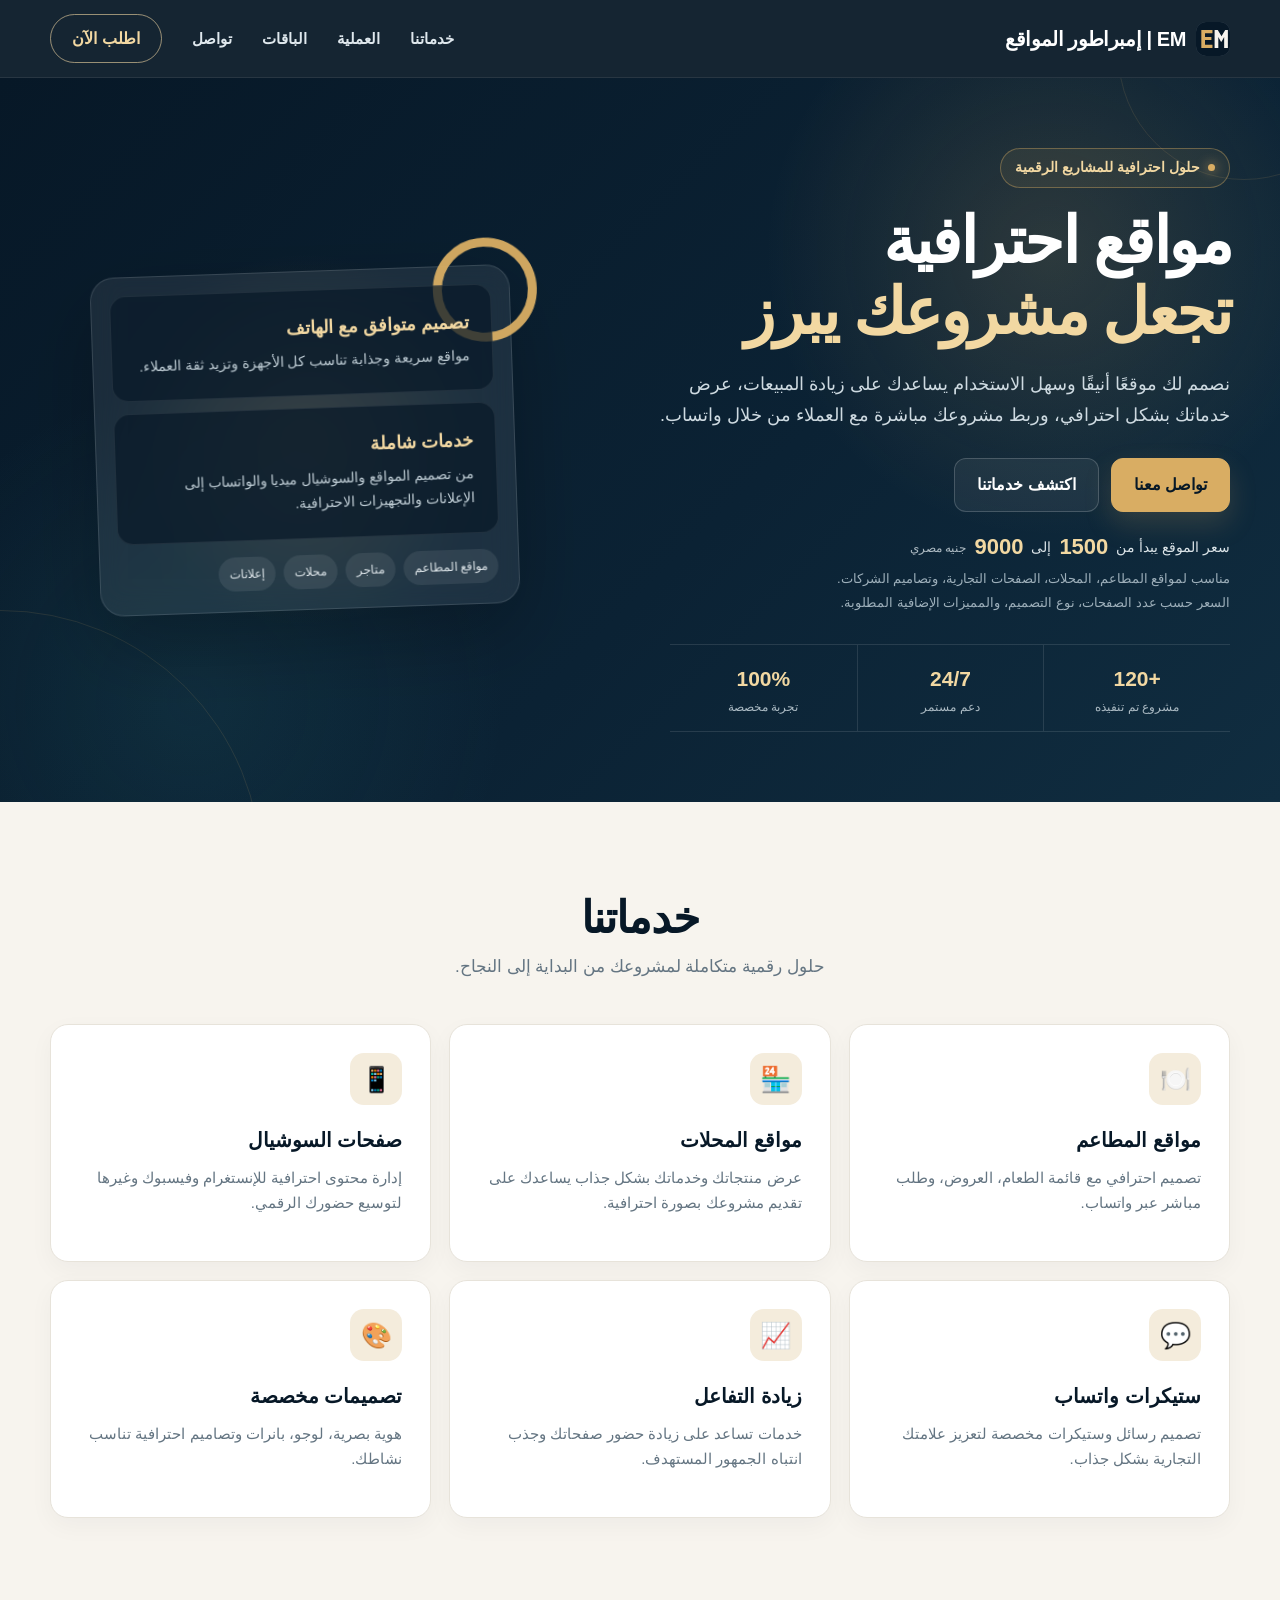
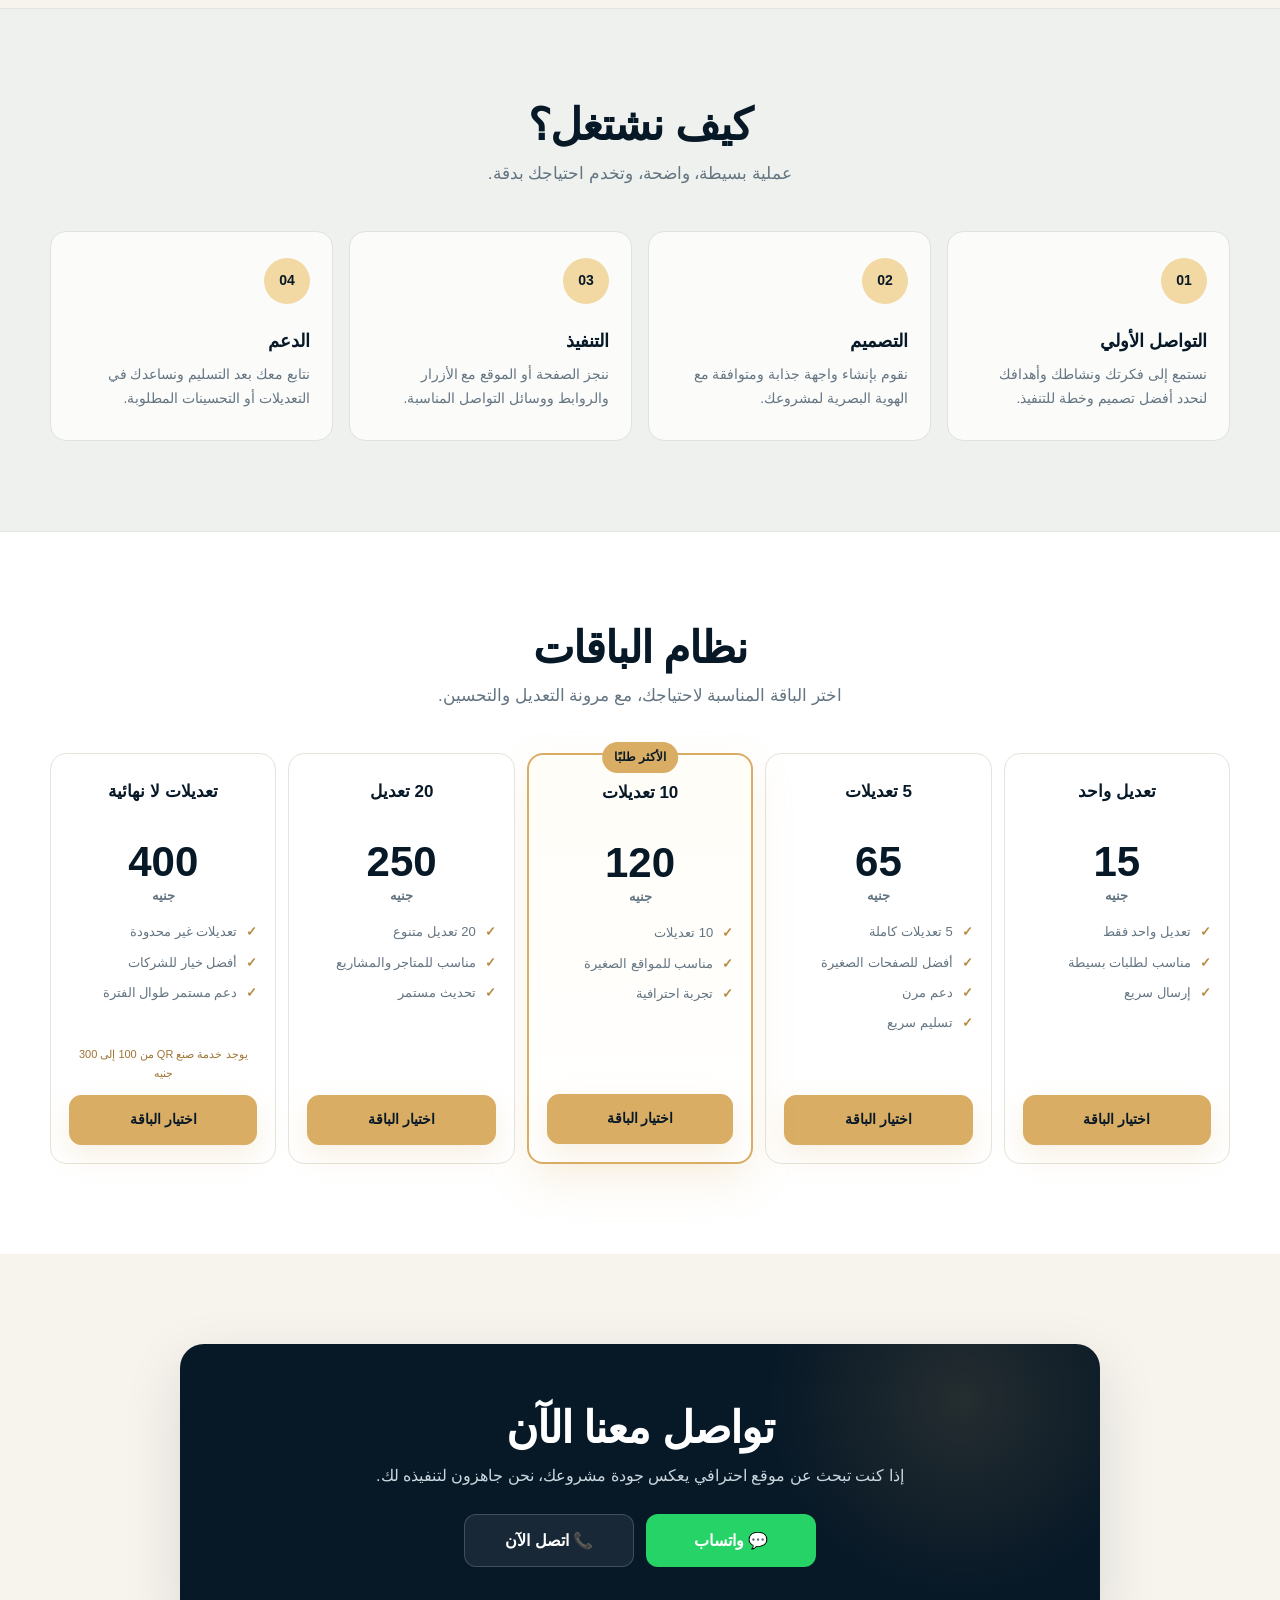
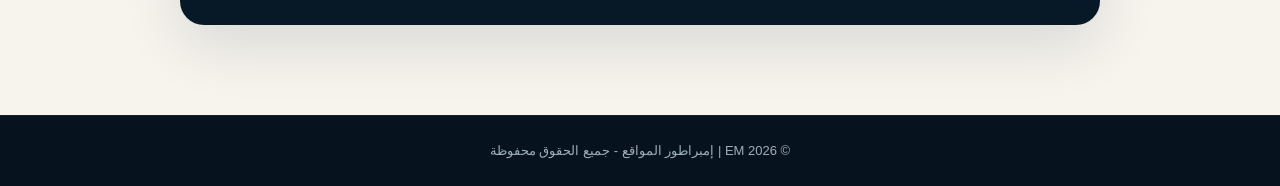
<file: index.html>
<!doctype html>
<html lang="ar" dir="rtl">
  <head>
    <meta charset="UTF-8" />
    <meta name="viewport" content="width=device-width, initial-scale=1.0" />

    <meta
      name="description"
      content="EM | إمبراطور المواقع - تصميم مواقع احترافية للمطاعم والمحلات والشركات والمشاريع التجارية."
    />

    <title>إمبراطور المواقع</title>
    <link rel="icon" href="EM.JPG" type="image/jpeg" />
    <link rel="stylesheet" href="em.css" />
  </head>

  <body>
    <!-- =========================
       NAVIGATION
  ========================== -->

    <nav aria-label="القائمة الرئيسية">
      <div class="container nav-inner">
        <a class="brand" href="#" aria-label="EM إمبراطور المواقع">
         <img class="brand-icon" src="favicon.svg" alt="" aria-hidden="true" />
          <span>EM | إمبراطور المواقع</span>
        </a>

        <div class="nav-links">
          <a href="#services">خدماتنا</a>
          <a href="#process">العملية</a>
          <a href="#pricing">الباقات</a>
          <a href="#contact">تواصل</a>

          <a
            class="nav-cta"
            href="https://wa.me/201096730236?text=%D8%A3%D9%86%D8%A7%20%D8%B9%D8%A7%D9%8A%D8%B2%20%D8%AE%D8%AF%D9%85%D8%A9"
            target="_blank"
            rel="noopener noreferrer"
          >
            اطلب الآن
          </a>
        </div>
      </div>
    </nav>
    <script src="em.js"></script>

    <!-- =========================
       HERO
  ========================== -->

    <header class="hero">
      <div class="container hero-grid">
        <div class="hero-content">
          <div class="eyebrow">حلول احترافية للمشاريع الرقمية</div>

          <h1>
            مواقع احترافية
            <span>تجعل مشروعك يبرز</span>
          </h1>

          <p>
            نصمم لك موقعًا أنيقًا وسهل الاستخدام يساعدك على زيادة المبيعات، عرض
            خدماتك بشكل احترافي، وربط مشروعك مباشرة مع العملاء من خلال واتساب.
          </p>

          <div class="hero-actions">
            <a class="btn primary" href="#contact"> تواصل معنا </a>

            <a class="btn secondary" href="#services"> اكتشف خدماتنا </a>
          </div>

          <div class="price-range">
            <span>سعر الموقع يبدأ من</span>
            <strong>1500</strong>
            <span>إلى</span>
            <strong>9000</strong>
            <small>جنيه مصري</small>
          </div>

          <div class="price-note">
            مناسب لمواقع المطاعم، المحلات، الصفحات التجارية، وتصاميم الشركات.
            <br />
            السعر حسب عدد الصفحات، نوع التصميم، والمميزات الإضافية المطلوبة.
          </div>

          <div class="hero-stats">
            <div class="stat-box">
              <strong>+120</strong>
              <span>مشروع تم تنفيذه</span>
            </div>

            <div class="stat-box">
              <strong>24/7</strong>
              <span>دعم مستمر</span>
            </div>

            <div class="stat-box">
              <strong>100%</strong>
              <span>تجربة مخصصة</span>
            </div>
          </div>
        </div>

        <div class="hero-visual">
          <div class="glass-card">
            <div class="mini-panel">
              <h3>تصميم متوافق مع الهاتف</h3>
              <p>مواقع سريعة وجذابة تناسب كل الأجهزة وتزيد ثقة العملاء.</p>
            </div>

            <div class="mini-panel">
              <h3>خدمات شاملة</h3>
              <p>
                من تصميم المواقع والسوشيال ميديا والواتساب إلى الإعلانات
                والتجهيزات الاحترافية.
              </p>
            </div>

            <div class="tag-list">
              <span class="tag">مواقع المطاعم</span>
              <span class="tag">متاجر</span>
              <span class="tag">محلات</span>
              <span class="tag">إعلانات</span>
            </div>
          </div>
        </div>
      </div>
    </header>

    <!-- =========================
       SERVICES
  ========================== -->

    <section class="services" id="services">
      <div class="container">
        <div class="section-header">
          <h2>خدماتنا</h2>
          <p>حلول رقمية متكاملة لمشروعك من البداية إلى النجاح.</p>
        </div>

        <div class="cards">
          <article class="card">
            <div class="icon" aria-hidden="true">🍽️</div>
            <h3>مواقع المطاعم</h3>
            <p>تصميم احترافي مع قائمة الطعام، العروض، وطلب مباشر عبر واتساب.</p>
          </article>

          <article class="card">
            <div class="icon" aria-hidden="true">🏪</div>
            <h3>مواقع المحلات</h3>
            <p>
              عرض منتجاتك وخدماتك بشكل جذاب يساعدك على تقديم مشروعك بصورة
              احترافية.
            </p>
          </article>

          <article class="card">
            <div class="icon" aria-hidden="true">📱</div>
            <h3>صفحات السوشيال</h3>
            <p>
              إدارة محتوى احترافية للإنستغرام وفيسبوك وغيرها لتوسيع حضورك
              الرقمي.
            </p>
          </article>

          <article class="card">
            <div class="icon" aria-hidden="true">💬</div>
            <h3>ستيكرات واتساب</h3>
            <p>تصميم رسائل وستيكرات مخصصة لتعزيز علامتك التجارية بشكل جذاب.</p>
          </article>

          <article class="card">
            <div class="icon" aria-hidden="true">📈</div>
            <h3>زيادة التفاعل</h3>
            <p>
              خدمات تساعد على زيادة حضور صفحاتك وجذب انتباه الجمهور المستهدف.
            </p>
          </article>

          <article class="card">
            <div class="icon" aria-hidden="true">🎨</div>
            <h3>تصميمات مخصصة</h3>
            <p>هوية بصرية، لوجو، بانرات وتصاميم احترافية تناسب نشاطك.</p>
          </article>
        </div>
      </div>
    </section>

    <!-- =========================
       PROCESS
  ========================== -->

    <section class="process" id="process">
      <div class="container">
        <div class="section-header">
          <h2>كيف نشتغل؟</h2>
          <p>عملية بسيطة، واضحة، وتخدم احتياجك بدقة.</p>
        </div>

        <div class="steps">
          <article class="step">
            <div class="step-number" aria-hidden="true">01</div>
            <h3>التواصل الأولي</h3>
            <p>نستمع إلى فكرتك ونشاطك وأهدافك لنحدد أفضل تصميم وخطة للتنفيذ.</p>
          </article>

          <article class="step">
            <div class="step-number" aria-hidden="true">02</div>
            <h3>التصميم</h3>
            <p>نقوم بإنشاء واجهة جذابة ومتوافقة مع الهوية البصرية لمشروعك.</p>
          </article>

          <article class="step">
            <div class="step-number" aria-hidden="true">03</div>
            <h3>التنفيذ</h3>
            <p>
              ننجز الصفحة أو الموقع مع الأزرار والروابط ووسائل التواصل المناسبة.
            </p>
          </article>

          <article class="step">
            <div class="step-number" aria-hidden="true">04</div>
            <h3>الدعم</h3>
            <p>
              نتابع معك بعد التسليم ونساعدك في التعديلات أو التحسينات المطلوبة.
            </p>
          </article>
        </div>
      </div>
    </section>
    <style>
      /* =========================
       PRICING
    ========================== */
    </style>

    <!-- =========================
       PRICING
  ========================== -->
    <section class="pricing" id="pricing">
      <div class="container">
        <div class="section-header">
          <h2>نظام الباقات</h2>
          <p>اختر الباقة المناسبة لاحتياجك، مع مرونة التعديل والتحسين.</p>
        </div>

        <div class="pricing-grid">
          <article class="price-card">
            <h3>تعديل واحد</h3>

            <div class="price">
              15
              <small>جنيه</small>
            </div>

            <ul>
              <li>تعديل واحد فقط</li>
              <li>مناسب لطلبات بسيطة</li>
              <li>إرسال سريع</li>
            </ul>

            <a
              class="btn primary"
              href="https://wa.me/201096730236?text=%D8%A3%D8%B1%D8%BA%D8%A8%20%D9%81%D9%8A%20%D8%A8%D8%A7%D9%82%D8%A9%20%D8%AA%D8%B9%D8%AF%D9%8A%D9%84%20%D9%88%D8%A7%D8%AD%D8%AF"
              target="_blank"
              rel="noopener noreferrer"
            >
              اختيار الباقة
            </a>
          </article>

          <article class="price-card">
            <h3>5 تعديلات</h3>

            <div class="price">
              65
              <small>جنيه</small>
            </div>

            <ul>
              <li>5 تعديلات كاملة</li>
              <li>أفضل للصفحات الصغيرة</li>
              <li>دعم مرن</li>
              <li>تسليم سريع</li>
            </ul>

            <a
              class="btn primary"
              href="https://wa.me/201096730236?text=%D8%A3%D8%B1%D8%BA%D8%A8%20%D9%81%D9%8A%20%D8%A8%D8%A7%D9%82%D8%A9%205%20%D8%AA%D8%B9%D8%AF%D9%8A%D9%84%D8%A7%D8%AA"
              target="_blank"
              rel="noopener noreferrer"
            >
              اختيار الباقة
            </a>
          </article>

          <article class="price-card popular">
            <div class="badge">الأكثر طلبًا</div>

            <h3>10 تعديلات</h3>

            <div class="price">
              120
              <small>جنيه</small>
            </div>

            <ul>
              <li>10 تعديلات</li>
              <li>مناسب للمواقع الصغيرة</li>
              <li>تجربة احترافية</li>
            </ul>

            <a
              class="btn primary"
              href="https://wa.me/201096730236?text=%D8%A3%D8%B1%D8%BA%D8%A8%20%D9%81%D9%8A%20%D8%A8%D8%A7%D9%82%D8%A9%2010%20%D8%AA%D8%B9%D8%AF%D9%8A%D9%84%D8%A7%D8%AA"
              target="_blank"
              rel="noopener noreferrer"
            >
              اختيار الباقة
            </a>
          </article>

          <article class="price-card">
            <h3>20 تعديل</h3>

            <div class="price">
              250
              <small>جنيه</small>
            </div>

            <ul>
              <li>20 تعديل متنوع</li>
              <li>مناسب للمتاجر والمشاريع</li>
              <li>تحديث مستمر</li>
            </ul>

            <a
              class="btn primary"
              href="https://wa.me/201096730236?text=%D8%A3%D8%B1%D8%BA%D8%A8%20%D9%81%D9%8A%20%D8%A8%D8%A7%D9%82%D8%A9%2020%20%D8%AA%D8%B9%D8%AF%D9%8A%D9%84"
              target="_blank"
              rel="noopener noreferrer"
            >
              اختيار الباقة
            </a>
          </article>

          <article class="price-card">
            <h3>تعديلات لا نهائية</h3>

            <div class="price">
              400
              <small>جنيه</small>
            </div>

            <ul>
              <li>تعديلات غير محدودة</li>
              <li>أفضل خيار للشركات</li>
              <li>دعم مستمر طوال الفترة</li>
            </ul>

            <p class="qr-note">يوجد خدمة صنع QR من 100 إلى 300 جنيه</p>

            <a
              class="btn primary"
              href="https://wa.me/201096730236?text=%D8%A3%D8%B1%D8%BA%D8%A8%20%D9%81%D9%8A%20%D8%A8%D8%A7%D9%82%D8%A9%20%D8%AA%D8%B9%D8%AF%D9%8A%D9%84%D8%A7%D8%AA%20%D9%84%D8%A7%20%D9%86%D9%87%D8%A7%D8%A6%D9%8A%D8%A9"
              target="_blank"
              rel="noopener noreferrer"
            >
              اختيار الباقة
            </a>
          </article>
        </div>
      </div>
    </section>

    <!-- =========================
       CONTACT
  ========================== -->

    <section class="contact" id="contact">
      <div class="container">
        <div class="contact-box">
          <h2>تواصل معنا الآن</h2>

          <p>
            إذا كنت تبحث عن موقع احترافي يعكس جودة مشروعك، نحن جاهزون لتنفيذه
            لك.
          </p>

          <div class="contact-actions">
            <a
              class="whatsapp-btn"
              href="https://wa.me/201096730236?text=%D8%A3%D9%86%D8%A7%20%D8%B9%D8%A7%D9%8A%D8%B2%20%D8%AE%D8%AF%D9%85%D8%A9"
              target="_blank"
              rel="noopener noreferrer"
              aria-label="التواصل معنا عبر واتساب"
            >
              💬 واتساب
            </a>

            <a
              class="call-btn"
              href="tel:+201096730236"
              aria-label="الاتصال بنا"
            >
              📞 اتصل الآن
            </a>
          </div>
        </div>
      </div>
    </section>

    <!-- =========================
       FOOTER
  ========================== -->

    <footer>© 2026 EM | إمبراطور المواقع - جميع الحقوق محفوظة</footer>
  </body>
</html>
</file>
<file: em.css>
:root {
  --navy: #071827;
  --navy-2: #0d2638;
  --gold: #d9ad63;
  --gold-light: #f2d8a2;
  --cream: #f7f4ee;
  --white: #ffffff;
  --ink: #102839;
  --muted: #647582;
  --line: #e7e3da;
  --green: #25d366;
  --shadow: 0 20px 60px rgba(7, 24, 39, 0.12);
}

* {
  box-sizing: border-box;
}

html {
  scroll-behavior: smooth;
}

body {
  margin: 0;
  color: var(--ink);
  background: var(--cream);
  font-family: "Segoe UI", Tahoma, Arial, sans-serif;
  line-height: 1.7;
  overflow-x: hidden;
}

a {
  color: inherit;
  text-decoration: none;
}

.container {
  width: min(1180px, calc(100% - 40px));
  margin-inline: auto;
}

section {
  scroll-margin-top: 82px;
}

nav {
  position: sticky;
  top: 0;
  z-index: 50;
  height: 78px;
  background: rgba(7, 24, 39, 0.94);
  border-bottom: 1px solid rgba(255, 255, 255, 0.08);
  backdrop-filter: blur(14px);
}

.nav-inner {
  height: 100%;
  display: flex;
  align-items: center;
  justify-content: space-between;
  direction: rtl;
}

.brand {
  display: inline-flex;
  align-items: center;
  color: var(--white);
  font-size: 20px;
  font-weight: 800;
  letter-spacing: -0.4px;
  white-space: nowrap;
}

.brand-icon {
  flex: 0 0 auto;
  width: 34px;
  height: 34px;
  margin-left: 10px;
  border-radius: 10px;
  box-shadow: inset 0 0 0 1px rgba(255, 255, 255, 0.22);
}

.nav-links {
  display: flex;
  align-items: center;
  gap: 30px;
  direction: rtl;
}

.nav-links > a:not(.nav-cta) {
  color: #dfe8ed;
  font-size: 15px;
  font-weight: 600;
  transition: color 0.2s ease;
}

.nav-links > a:not(.nav-cta):hover {
  color: var(--gold-light);
}

.nav-cta {
  min-width: 112px;
  padding: 10px 18px;
  border: 1px solid rgba(242, 216, 162, 0.6);
  border-radius: 999px;
  color: var(--gold-light);
  text-align: center;
  font-weight: 800;
  transition: 0.2s ease;
}

.nav-cta:hover {
  color: var(--navy);
  background: var(--gold-light);
  transform: translateY(-2px);
}

.hero {
  position: relative;
  min-height: 670px;
  display: flex;
  align-items: center;
  overflow: hidden;
  color: var(--white);
  background:
    radial-gradient(
      circle at 82% 24%,
      rgba(217, 173, 99, 0.16),
      transparent 24%
    ),
    radial-gradient(
      circle at 15% 86%,
      rgba(55, 147, 155, 0.12),
      transparent 25%
    ),
    linear-gradient(135deg, #071827 0%, #0b2234 58%, #102d40 100%);
}

.hero::before,
.hero::after {
  content: "";
  position: absolute;
  border: 1px solid rgba(217, 173, 99, 0.13);
  border-radius: 50%;
  pointer-events: none;
}

.hero::before {
  width: 520px;
  height: 520px;
  left: -260px;
  bottom: -330px;
}

.hero::after {
  width: 250px;
  height: 250px;
  right: -90px;
  top: -150px;
}

.hero-grid {
  position: relative;
  z-index: 2;
  display: grid;
  grid-template-columns: 1.08fr 0.92fr;
  align-items: center;
  gap: 70px;
  direction: rtl;
  padding-block: 70px;
}

.hero-content {
  direction: rtl;
}

.eyebrow {
  display: inline-flex;
  align-items: center;
  gap: 8px;
  margin-bottom: 18px;
  padding: 7px 14px;
  border: 1px solid rgba(217, 173, 99, 0.38);
  border-radius: 999px;
  color: var(--gold-light);
  background: rgba(217, 173, 99, 0.08);
  font-size: 14px;
  font-weight: 700;
}

.eyebrow::before {
  content: "";
  width: 7px;
  height: 7px;
  border-radius: 50%;
  background: var(--gold);
  box-shadow: 0 0 12px var(--gold);
}

.hero h1 {
  max-width: 660px;
  margin: 0 0 20px;
  font-size: clamp(44px, 5vw, 72px);
  line-height: 1.12;
  letter-spacing: -2.5px;
}

.hero h1 span {
  display: block;
  color: var(--gold-light);
}

.hero-content > p {
  max-width: 650px;
  margin: 0 0 28px;
  color: #cedae1;
  font-size: 18px;
}

.hero-actions,
.contact-actions {
  display: flex;
  gap: 12px;
  flex-wrap: wrap;
}

.btn,
.whatsapp-btn,
.call-btn {
  min-height: 48px;
  display: inline-flex;
  align-items: center;
  justify-content: center;
  border-radius: 12px;
  padding: 12px 22px;
  font-weight: 800;
  transition: 0.25s ease;
}

.btn.primary {
  border: 1px solid var(--gold);
  color: var(--navy);
  background: var(--gold);
  box-shadow: 0 12px 28px rgba(217, 173, 99, 0.18);
}

.btn.primary:hover {
  background: var(--gold-light);
  transform: translateY(-3px);
  box-shadow: 0 16px 34px rgba(217, 173, 99, 0.24);
}

.btn.secondary {
  border: 1px solid rgba(255, 255, 255, 0.18);
  color: var(--white);
  background: rgba(255, 255, 255, 0.06);
}

.btn.secondary:hover {
  border-color: rgba(255, 255, 255, 0.35);
  background: rgba(255, 255, 255, 0.11);
  transform: translateY(-3px);
}

.price-range {
  display: flex;
  align-items: center;
  gap: 8px;
  margin-top: 24px;
  color: #dbe4e8;
  font-size: 14px;
}

.price-range strong {
  color: var(--gold-light);
  font-size: 22px;
  line-height: 1;
}

.price-range small {
  color: #aebbc3;
}

.price-note {
  margin-top: 8px;
  color: #9dafba;
  font-size: 13px;
  line-height: 1.8;
}

.hero-stats {
  display: grid;
  grid-template-columns: repeat(3, 1fr);
  max-width: 560px;
  margin-top: 30px;
  border-top: 1px solid rgba(255, 255, 255, 0.11);
  border-bottom: 1px solid rgba(255, 255, 255, 0.11);
}

.stat-box {
  padding: 16px 12px 14px;
  text-align: center;
  border-left: 1px solid rgba(255, 255, 255, 0.11);
}

.stat-box:last-child {
  border-left: 0;
}

.stat-box strong,
.stat-box span {
  display: block;
}

.stat-box strong {
  color: var(--gold-light);
  font-size: 21px;
}

.stat-box span {
  color: #abbac3;
  font-size: 12px;
}

.hero-visual {
  position: relative;
  direction: ltr;
  min-height: 430px;
  display: grid;
  place-items: center;
}

.hero-visual::before {
  content: "";
  position: absolute;
  width: 390px;
  height: 390px;
  border-radius: 50%;
  background: radial-gradient(
    circle,
    rgba(217, 173, 99, 0.14),
    transparent 68%
  );
}

.glass-card {
  position: relative;
  width: min(420px, 100%);
  direction: rtl;
  padding: 18px;
  border: 1px solid rgba(255, 255, 255, 0.12);
  border-radius: 24px;
  background: rgba(255, 255, 255, 0.07);
  box-shadow: 0 30px 80px rgba(0, 0, 0, 0.24);
  backdrop-filter: blur(16px);
  transform: rotate(-2deg);
}

.glass-card::before {
  content: "";
  position: absolute;
  width: 86px;
  height: 86px;
  right: -28px;
  top: -28px;
  border: 9px solid var(--gold);
  border-radius: 50%;
  opacity: 0.95;
}

.mini-panel {
  position: relative;
  z-index: 1;
  margin-bottom: 12px;
  padding: 22px;
  border: 1px solid rgba(255, 255, 255, 0.08);
  border-radius: 16px;
  background: rgba(7, 24, 39, 0.72);
}

.mini-panel h3 {
  margin: 0 0 6px;
  color: var(--gold-light);
  font-size: 18px;
}

.mini-panel p {
  margin: 0;
  color: #bfcdd5;
  font-size: 14px;
}

.tag-list {
  display: flex;
  gap: 8px;
  flex-wrap: wrap;
  padding: 4px 2px 2px;
}

.tag {
  padding: 7px 11px;
  border-radius: 999px;
  color: #dfe6ea;
  background: rgba(255, 255, 255, 0.08);
  font-size: 12px;
}

.services,
.process,
.pricing,
.contact {
  padding: 90px 0;
}

.services {
  background: var(--cream);
}

.section-header {
  max-width: 620px;
  margin: 0 auto 42px;
  text-align: center;
}

.section-header h2,
.contact-box h2 {
  margin: 0 0 8px;
  color: var(--navy);
  font-size: clamp(32px, 4vw, 44px);
  line-height: 1.2;
  letter-spacing: -1px;
}

.section-header p {
  margin: 0;
  color: var(--muted);
  font-size: 17px;
}

.cards {
  display: grid;
  grid-template-columns: repeat(3, 1fr);
  gap: 18px;
}

.card {
  min-height: 238px;
  padding: 28px;
  border: 1px solid var(--line);
  border-radius: 18px;
  background: var(--white);
  box-shadow: 0 8px 24px rgba(7, 24, 39, 0.04);
  transition: 0.25s ease;
}

.card:hover {
  border-color: rgba(217, 173, 99, 0.75);
  transform: translateY(-7px);
  box-shadow: var(--shadow);
}

.icon {
  width: 52px;
  height: 52px;
  display: grid;
  place-items: center;
  margin-bottom: 18px;
  border-radius: 14px;
  background: #f4ecdc;
  font-size: 25px;
  direction: ltr;
}

.card h3 {
  margin: 0 0 8px;
  color: var(--navy);
  font-size: 20px;
}

.card p {
  margin: 0;
  color: var(--muted);
  font-size: 15px;
}

.process {
  background: #eef1ed;
  border-block: 1px solid #e2e5df;
}

.steps {
  display: grid;
  grid-template-columns: repeat(4, 1fr);
  gap: 16px;
  counter-reset: steps;
}

.step {
  position: relative;
  min-height: 210px;
  padding: 26px 22px 22px;
  border: 1px solid #dee3dc;
  border-radius: 16px;
  background: rgba(255, 255, 255, 0.75);
}

.step-number {
  width: 46px;
  height: 46px;
  display: grid;
  place-items: center;
  margin-bottom: 22px;
  border-radius: 50%;
  color: var(--navy);
  background: var(--gold-light);
  font-size: 14px;
  font-weight: 900;
  direction: ltr;
}

.step h3 {
  margin: 0 0 7px;
  color: var(--navy);
  font-size: 18px;
}

.step p {
  margin: 0;
  color: var(--muted);
  font-size: 14px;
}

.pricing {
  background: var(--white);
}

.pricing-grid {
  display: grid;
  grid-template-columns: repeat(5, 1fr);
  gap: 12px;
  align-items: stretch;
}

.price-card {
  position: relative;
  min-height: 390px;
  display: flex;
  flex-direction: column;
  padding: 24px 18px 18px;
  border: 1px solid var(--line);
  border-radius: 16px;
  background: var(--white);
  transition: 0.25s ease;
}

.price-card:hover {
  transform: translateY(-6px);
  box-shadow: var(--shadow);
}

.price-card.popular {
  border: 2px solid var(--gold);
  background: linear-gradient(180deg, #fffdf7 0%, #fff 100%);
  box-shadow: 0 18px 44px rgba(217, 173, 99, 0.16);
}

.badge {
  position: absolute;
  top: -13px;
  right: 50%;
  transform: translateX(50%);
  padding: 5px 12px;
  border-radius: 999px;
  color: var(--navy);
  background: var(--gold);
  white-space: nowrap;
  font-size: 12px;
  font-weight: 900;
}

.price-card h3 {
  min-height: 52px;
  margin: 0;
  color: var(--navy);
  text-align: center;
  font-size: 17px;
}

.price {
  margin: 8px 0 18px;
  color: var(--navy);
  text-align: center;
  font-size: 42px;
  font-weight: 900;
  line-height: 1.15;
  direction: rtl;
}

.price small {
  display: block;
  margin-top: 2px;
  color: var(--muted);
  font-size: 13px;
  font-weight: 600;
}

.price-card ul {
  min-height: 118px;
  margin: 0 0 14px;
  padding: 0;
  list-style: none;
}

.price-card li {
  position: relative;
  margin-bottom: 8px;
  padding-right: 20px;
  color: var(--muted);
  font-size: 13px;
}

.price-card li::before {
  content: "✓";
  position: absolute;
  right: 0;
  color: #b78a43;
  font-weight: 900;
}

.price-card .btn {
  width: 100%;
  margin-top: auto;
  padding-inline: 8px;
  font-size: 14px;
}

.qr-note {
  margin: -8px 0 12px;
  color: #a17435;
  text-align: center;
  font-size: 11px;
}

.contact {
  background: var(--cream);
}

.contact-box {
  position: relative;
  overflow: hidden;
  max-width: 920px;
  margin: 0 auto;
  padding: 58px 40px;
  border-radius: 24px;
  color: var(--white);
  text-align: center;
  background:
    radial-gradient(
      circle at 85% 20%,
      rgba(217, 173, 99, 0.14),
      transparent 24%
    ),
    var(--navy);
  box-shadow: var(--shadow);
}

.contact-box h2 {
  color: var(--white);
}

.contact-box p {
  max-width: 620px;
  margin: 8px auto 24px;
  color: #cbd7de;
}

.contact-actions {
  justify-content: center;
}

.whatsapp-btn {
  min-width: 170px;
  color: var(--white);
  background: var(--green);
  direction: rtl;
}

.call-btn {
  min-width: 170px;
  border: 1px solid rgba(255, 255, 255, 0.18);
  color: var(--white);
  background: rgba(255, 255, 255, 0.07);
  direction: rtl;
}

.whatsapp-btn:hover,
.call-btn:hover {
  transform: translateY(-3px);
  filter: brightness(1.06);
}

footer {
  padding: 24px 20px;
  color: #9dafba;
  background: #06131e;
  text-align: center;
  font-size: 13px;
  border-top: 1px solid rgba(255, 255, 255, 0.05);
}

@media (max-width: 1050px) {
  .hero-grid {
    grid-template-columns: 1fr 0.78fr;
    gap: 30px;
  }

  .pricing-grid {
    grid-template-columns: repeat(3, 1fr);
  }

  .price-card {
    min-height: 370px;
  }
}

@media (max-width: 820px) {
  .container {
    width: min(100% - 30px, 680px);
  }

  nav {
    height: 68px;
  }

  .brand {
    font-size: 16px;
  }

  .brand::before {
    width: 30px;
    height: 30px;
  }

  .nav-links {
    gap: 16px;
  }

  .nav-links > a:not(.nav-cta) {
    display: none;
  }

  .nav-cta {
    min-width: 96px;
  }

  .hero {
    min-height: auto;
  }

  .hero-grid {
    grid-template-columns: 1fr;
    gap: 24px;
    padding-block: 58px 48px;
  }

  .hero-content {
    text-align: center;
  }

  .hero h1,
  .hero-content > p {
    margin-inline: auto;
  }

  .hero-actions,
  .price-range,
  .hero-stats {
    justify-content: center;
  }

  .hero-visual {
    min-height: 330px;
  }

  .glass-card {
    width: min(420px, 92%);
  }

  .cards {
    grid-template-columns: repeat(2, 1fr);
  }

  .steps {
    grid-template-columns: repeat(2, 1fr);
  }

  .services,
  .process,
  .pricing,
  .contact {
    padding: 70px 0;
  }
}

@media (max-width: 560px) {
  .container {
    width: calc(100% - 24px);
  }

  .brand {
    font-size: 14px;
  }

  .brand-icon {
    width: 28px;
    height: 28px;
    margin-left: 7px;
  }

  .nav-cta {
    min-width: 82px;
    padding: 8px 10px;
    font-size: 13px;
  }

  .hero-grid {
    padding-block: 44px 38px;
  }

  .eyebrow {
    font-size: 12px;
  }

  .hero h1 {
    font-size: 40px;
    letter-spacing: -1.5px;
  }

  .hero-content > p {
    font-size: 15px;
  }

  .hero-actions {
    display: grid;
  }

  .hero-actions .btn {
    width: 100%;
  }

  .price-range {
    flex-wrap: wrap;
  }

  .hero-stats {
    grid-template-columns: repeat(3, 1fr);
  }

  .stat-box {
    padding-inline: 5px;
  }

  .stat-box strong {
    font-size: 17px;
  }

  .stat-box span {
    font-size: 10px;
  }

  .hero-visual {
    min-height: 300px;
  }

  .glass-card {
    width: calc(100% - 12px);
  }

  .glass-card::before {
    width: 64px;
    height: 64px;
    right: -10px;
    top: -16px;
  }

  .mini-panel {
    padding: 17px;
  }

  .cards,
  .steps,
  .pricing-grid {
    grid-template-columns: 1fr;
  }

  .card {
    min-height: 0;
  }

  .step {
    min-height: 0;
  }

  .pricing-grid {
    gap: 22px;
  }

  .price-card {
    min-height: 360px;
  }

  .price-card h3 {
    min-height: auto;
  }

  .price-card ul {
    min-height: auto;
  }

  .contact-box {
    padding: 42px 18px;
  }

  .contact-actions {
    display: grid;
  }

  .whatsapp-btn,
  .call-btn {
    width: 100%;
  }
}
</file>
